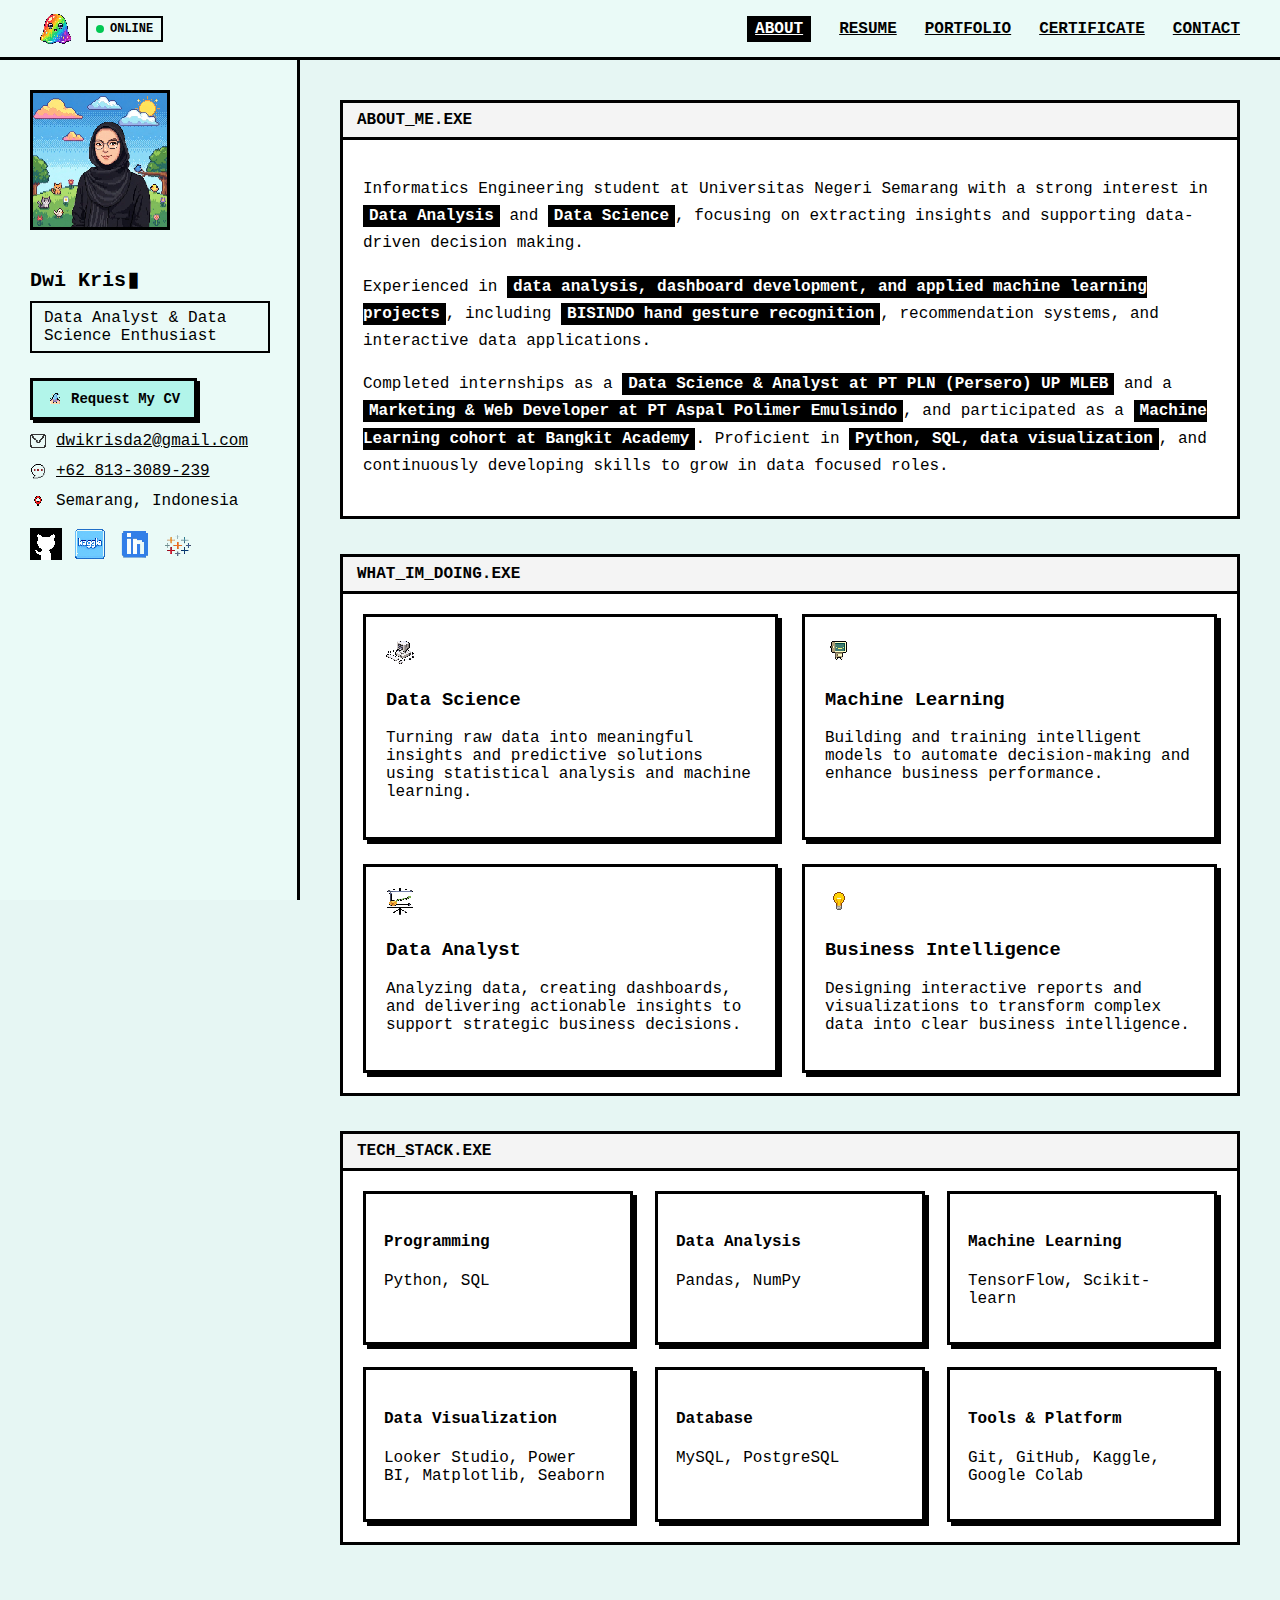
<file: index.html>
<!DOCTYPE html>
<html lang="en">
<head>
  <meta charset="UTF-8">
  <title>Dwi Krisdanarti | About</title>

  <!-- Cache busting for GitHub Pages -->
  <link rel="stylesheet" href="css/style.css?v=2">
</head>
<body>

  <!-- ================= NAVBAR ================= -->
  <nav class="top-nav">

    <!-- KIRI : ANIMASI -->
    <div class="nav-fun">
      <img src="assets/cat.png" alt="mascot" class="nav-mascot" />
      <div class="nav-status">
        <span class="dot-online"></span>
        <span class="status-text">ONLINE</span>
      </div>
    </div>

    <!-- KANAN : MENU -->
    <div class="nav-right">
      <a href="index.html" class="active">ABOUT</a>
      <a href="resume.html">RESUME</a>
      <a href="portfolio.html">PORTFOLIO</a>
      <a href="certificate.html">CERTIFICATE</a>
      <a href="contact.html">CONTACT</a>
    </div>

  </nav>

  <!-- ================= SIDEBAR ================= -->
  <aside class="sidebar fun-sidebar">
    <video
      class="avatar avatar-video"
      src="assets/avatar.mp4"
      autoplay
      loop
      muted
      playsinline
    ></video>

    <h2 class="typing-name">
      <span id="typing-text"></span><span class="cursor">▮</span>
    </h2>
    <span class="role">Data Analyst & Data Science Enthusiast</span>

    <!-- ================= DOWNLOAD CV ================= -->
    <a
      href="contact.html"
      class="cv-btn"
    >
      <img src="assets/icons/download.png" alt="Download CV" class="cv-icon">
      Request My CV
    </a>

    <div class="info">

      <p class="contact-item">
        <img src="assets/icons/email.png" alt="Email" class="pixel-icon">
        <a href="mailto:dwikrisda2@gmail.com" class="contact-link">
          dwikrisda2@gmail.com
        </a>
      </p>

      <p class="contact-item">
        <img src="assets/icons/wa.png" alt="WhatsApp" class="pixel-icon">
        <a href="https://wa.me/628133089239" target="_blank" class="contact-link">
          +62 813-3089-239
        </a>
      </p>

      <p class="contact-item">
        <img src="assets/icons/location.png" alt="Location" class="pixel-icon">
        <span>Semarang, Indonesia</span>
      </p>

    </div>
    <!-- ================= SOCIAL LINKS ================= -->
    <div class="social-links">
      <a href="https://github.com/risdaaaa" target="_blank" data-label="GitHub">
        <img src="assets/icons/github.jpg" class="social-icon">
      </a>

      <a href="https://www.kaggle.com/risdaaaa" target="_blank" data-label="Kaggle">
        <img src="assets/icons/kaggle.png" class="social-icon">
      </a>

      <a href="https://www.linkedin.com/in/dwi-krisdanarti/" target="_blank" data-label="LinkedIn">
        <img src="assets/icons/linkedin.png" class="social-icon">
      </a>

      <!-- Tableau Profile -->
      <a href="https://public.tableau.com/app/profile/dwi.krisdanarti/vizzes" target="_blank" data-label="Tableau">
        <img src="assets/icons/tableau.png" class="social-icon">
      </a>
    </div>

  </aside>

  <!-- ================= MAIN CONTENT ================= -->
  <main class="main">

    <!-- ABOUT ME -->
    <section class="window">
      <div class="title-bar">ABOUT_ME.EXE</div>

      <div class="about-content">
        <p>
          Informatics Engineering student at Universitas Negeri Semarang with a strong
          interest in <strong>Data Analysis</strong> and <strong>Data Science</strong>,
          focusing on extracting insights and supporting data-driven decision making.
        </p>

        <p>
          Experienced in <strong>data analysis, dashboard development, and applied
          machine learning projects</strong>, including <strong>BISINDO hand gesture
          recognition</strong>, recommendation systems, and interactive data
          applications.
        </p>

        <p>
          Completed internships as a <strong>Data Science & Analyst at PT PLN (Persero)
          UP MLEB</strong> and a <strong>Marketing & Web Developer at PT Aspal Polimer
          Emulsindo</strong>, and participated as a <strong>Machine Learning cohort at
          Bangkit Academy</strong>. Proficient in <strong>Python, SQL, data
          visualization</strong>, and continuously developing skills to grow in data
          focused roles.
        </p>
      </div>
    </section>

    <!-- WHAT I'M DOING -->
    <section class="window">
      <div class="title-bar">WHAT_IM_DOING.EXE</div>

      <div class="doing-grid">

        <div class="doing-card">
          <img src="assets/icons/data-science.png" class="doing-icon" alt="Data Science">
          <h3>Data Science</h3>
          <p>
            Turning raw data into meaningful insights and predictive
            solutions using statistical analysis and machine learning.
          </p>
        </div>

        <div class="doing-card">
          <img src="assets/icons/machine-learning.png" class="doing-icon" alt="Machine Learning">
          <h3>Machine Learning</h3>
          <p>
            Building and training intelligent models to automate
            decision-making and enhance business performance.
          </p>
        </div>

        <div class="doing-card">
          <img src="assets/icons/data-analyst.png" class="doing-icon" alt="Data Analyst">
          <h3>Data Analyst</h3>
          <p>
            Analyzing data, creating dashboards, and delivering actionable
            insights to support strategic business decisions.
          </p>
        </div>

        <div class="doing-card">
          <img src="assets/icons/business-intelligence.png" class="doing-icon" alt="Business Intelligence">
          <h3>Business Intelligence</h3>
          <p>
            Designing interactive reports and visualizations to transform
            complex data into clear business intelligence.
          </p>
        </div>

      </div>
    </section>

    <!-- TECH STACK -->
    <section class="window">
      <div class="title-bar">TECH_STACK.EXE</div>

      <div class="tech-grid">

        <div class="tech-card">
          <h4>Programming</h4>
          <p>Python, SQL</p>
        </div>

        <div class="tech-card">
          <h4>Data Analysis</h4>
          <p>Pandas, NumPy</p>
        </div>

        <div class="tech-card">
          <h4>Machine Learning</h4>
          <p>TensorFlow, Scikit-learn</p>
        </div>

        <div class="tech-card">
          <h4>Data Visualization</h4>
          <p>Looker Studio, Power BI, Matplotlib, Seaborn</p>
        </div>

        <div class="tech-card">
          <h4>Database</h4>
          <p>MySQL, PostgreSQL</p>
        </div>

        <div class="tech-card">
          <h4>Tools & Platform</h4>
          <p>Git, GitHub, Kaggle, Google Colab</p>
        </div>

      </div>
    </section>

  </main>
<script src="js/script.js"></script>
</body>
</html>
</file>
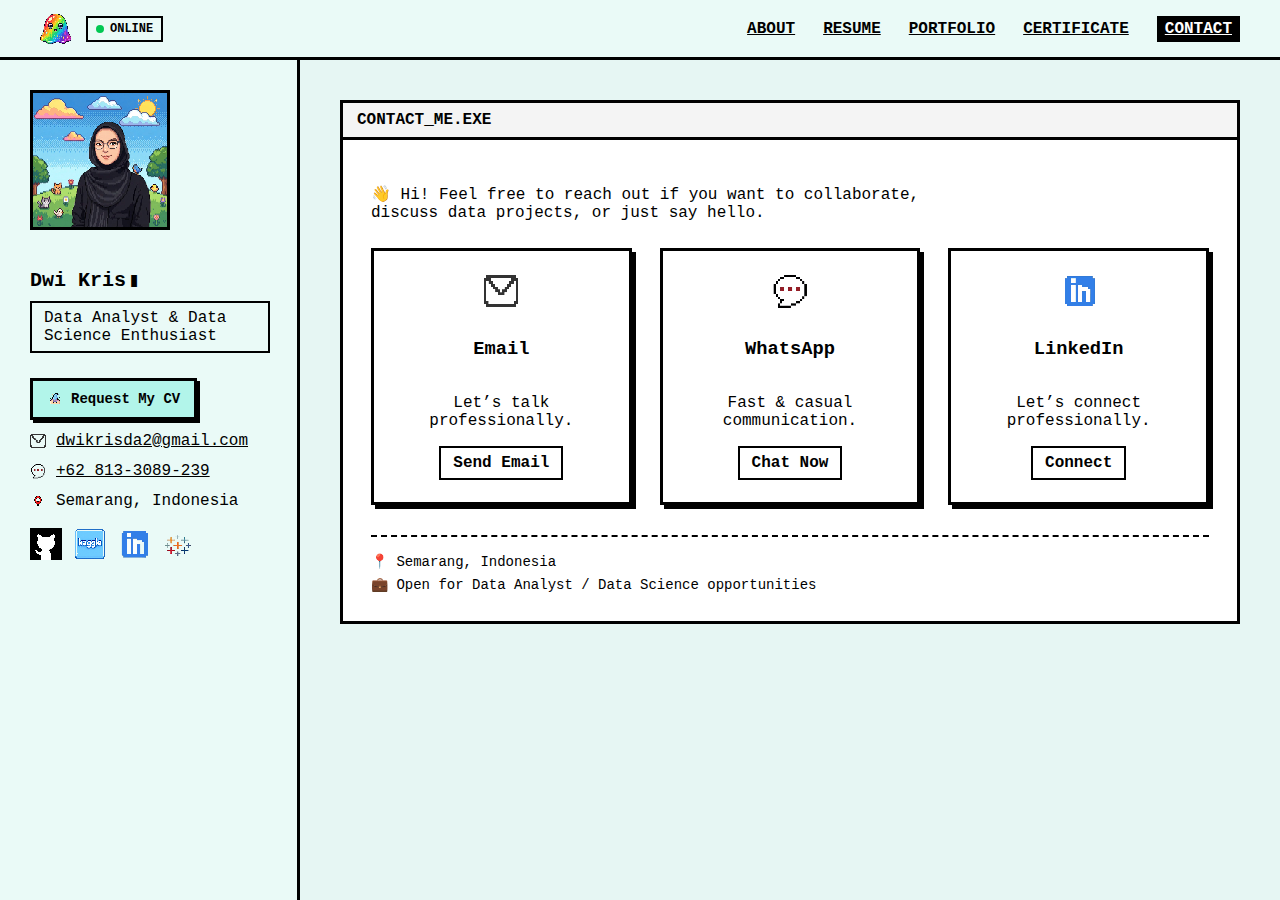
<file: contact.html>
<!DOCTYPE html>
<html lang="en">
<head>
  <meta charset="UTF-8">
  <title>Dwi Krisdanarti | About</title>

  <!-- Cache busting for GitHub Pages -->
  <link rel="stylesheet" href="css/style.css?v=2">
</head>
<body>

  <!-- ================= NAVBAR ================= -->
  <nav class="top-nav">

    <!-- KIRI : ANIMASI -->
    <div class="nav-fun">
      <img src="assets/cat.png" alt="mascot" class="nav-mascot" />
      <div class="nav-status">
        <span class="dot-online"></span>
        <span class="status-text">ONLINE</span>
      </div>
    </div>

    <!-- KANAN : MENU -->
    <div class="nav-right">
      <a href="index.html">ABOUT</a>
      <a href="resume.html">RESUME</a>
      <a href="portfolio.html">PORTFOLIO</a>
      <a href="certificate.html">CERTIFICATE</a>
      <a href="contact.html" class="active">CONTACT</a>
    </div>

  </nav>

  <!-- ================= SIDEBAR ================= -->
  <aside class="sidebar fun-sidebar">
    <video
      class="avatar avatar-video"
      src="assets/avatar.mp4"
      autoplay
      loop
      muted
      playsinline
    ></video>

    <h2 class="typing-name">
      <span id="typing-text"></span><span class="cursor">▮</span>
    </h2>
    <span class="role">Data Analyst & Data Science Enthusiast</span>
    <!-- ================= DOWNLOAD CV ================= -->
    <a
      href="contact.html"
      class="cv-btn"
    >
      <img src="assets/icons/download.png" alt="Download CV" class="cv-icon">
      Request My CV
    </a>

    <div class="info">

      <p class="contact-item">
        <img src="assets/icons/email.png" alt="Email" class="pixel-icon">
        <a href="mailto:dwikrisda2@gmail.com" class="contact-link">
          dwikrisda2@gmail.com
        </a>
      </p>

      <p class="contact-item">
        <img src="assets/icons/wa.png" alt="WhatsApp" class="pixel-icon">
        <a href="https://wa.me/628133089239" target="_blank" class="contact-link">
          +62 813-3089-239
        </a>
      </p>

      <p class="contact-item">
        <img src="assets/icons/location.png" alt="Location" class="pixel-icon">
        <span>Semarang, Indonesia</span>
      </p>

    </div>
    <!-- ================= SOCIAL LINKS ================= -->
    <div class="social-links">
      <a href="https://github.com/risdaaaa" target="_blank" data-label="GitHub">
        <img src="assets/icons/github.jpg" class="social-icon">
      </a>

      <a href="https://www.kaggle.com/risdaaaa" target="_blank" data-label="Kaggle">
        <img src="assets/icons/kaggle.png" class="social-icon">
      </a>

      <a href="https://www.linkedin.com/in/dwi-krisdanarti/" target="_blank" data-label="LinkedIn">
        <img src="assets/icons/linkedin.png" class="social-icon">
      </a>

      <!-- Tableau Profile -->
      <a href="https://public.tableau.com/app/profile/dwi.krisdanarti/vizzes" target="_blank" data-label="Tableau">
        <img src="assets/icons/tableau.png" class="social-icon">
      </a>
    </div>

  </aside>

  <!-- ================= MAIN CONTENT ================= -->
  <main class="main">
    <!-- ================= CONTACT ================= -->
    <section class="window">
      <div class="title-bar">CONTACT_ME.EXE</div>

      <div class="contact-wrapper">

        <p class="contact-intro">
          👋 Hi! Feel free to reach out if you want to collaborate,
          discuss data projects, or just say hello.
        </p>

        <div class="contact-cards">

          <!-- Email -->
          <div class="contact-card">
            <img src="assets/icons/email.png" alt="Email" class="contact-big-icon">
            <h3>Email</h3>
            <p>Let’s talk professionally.</p>
            <a href="mailto:dwikrisda2@gmail.com" class="contact-btn">
              Send Email
            </a>
          </div>

          <!-- WhatsApp -->
          <div class="contact-card">
            <img src="assets/icons/wa.png" alt="WhatsApp" class="contact-big-icon">
            <h3>WhatsApp</h3>
            <p>Fast & casual communication.</p>
            <a href="https://wa.me/6281313089239" target="_blank" class="contact-btn">
              Chat Now
            </a>
          </div>

          <!-- LinkedIn -->
          <div class="contact-card">
            <img src="assets/icons/linkedin.png" alt="LinkedIn" class="contact-big-icon">
            <h3>LinkedIn</h3>
            <p>Let’s connect professionally.</p>
            <a href="https://www.linkedin.com/in/dwi-krisdanarti/" target="_blank" class="contact-btn">
              Connect
            </a>
          </div>

        </div>

        <div class="contact-footer">
          <span>📍 Semarang, Indonesia</span>
          <span>💼 Open for Data Analyst / Data Science opportunities</span>
        </div>

      </div>
    </section>

  </main>

<script src="js/script.js"></script>
</body>
</html>
</file>
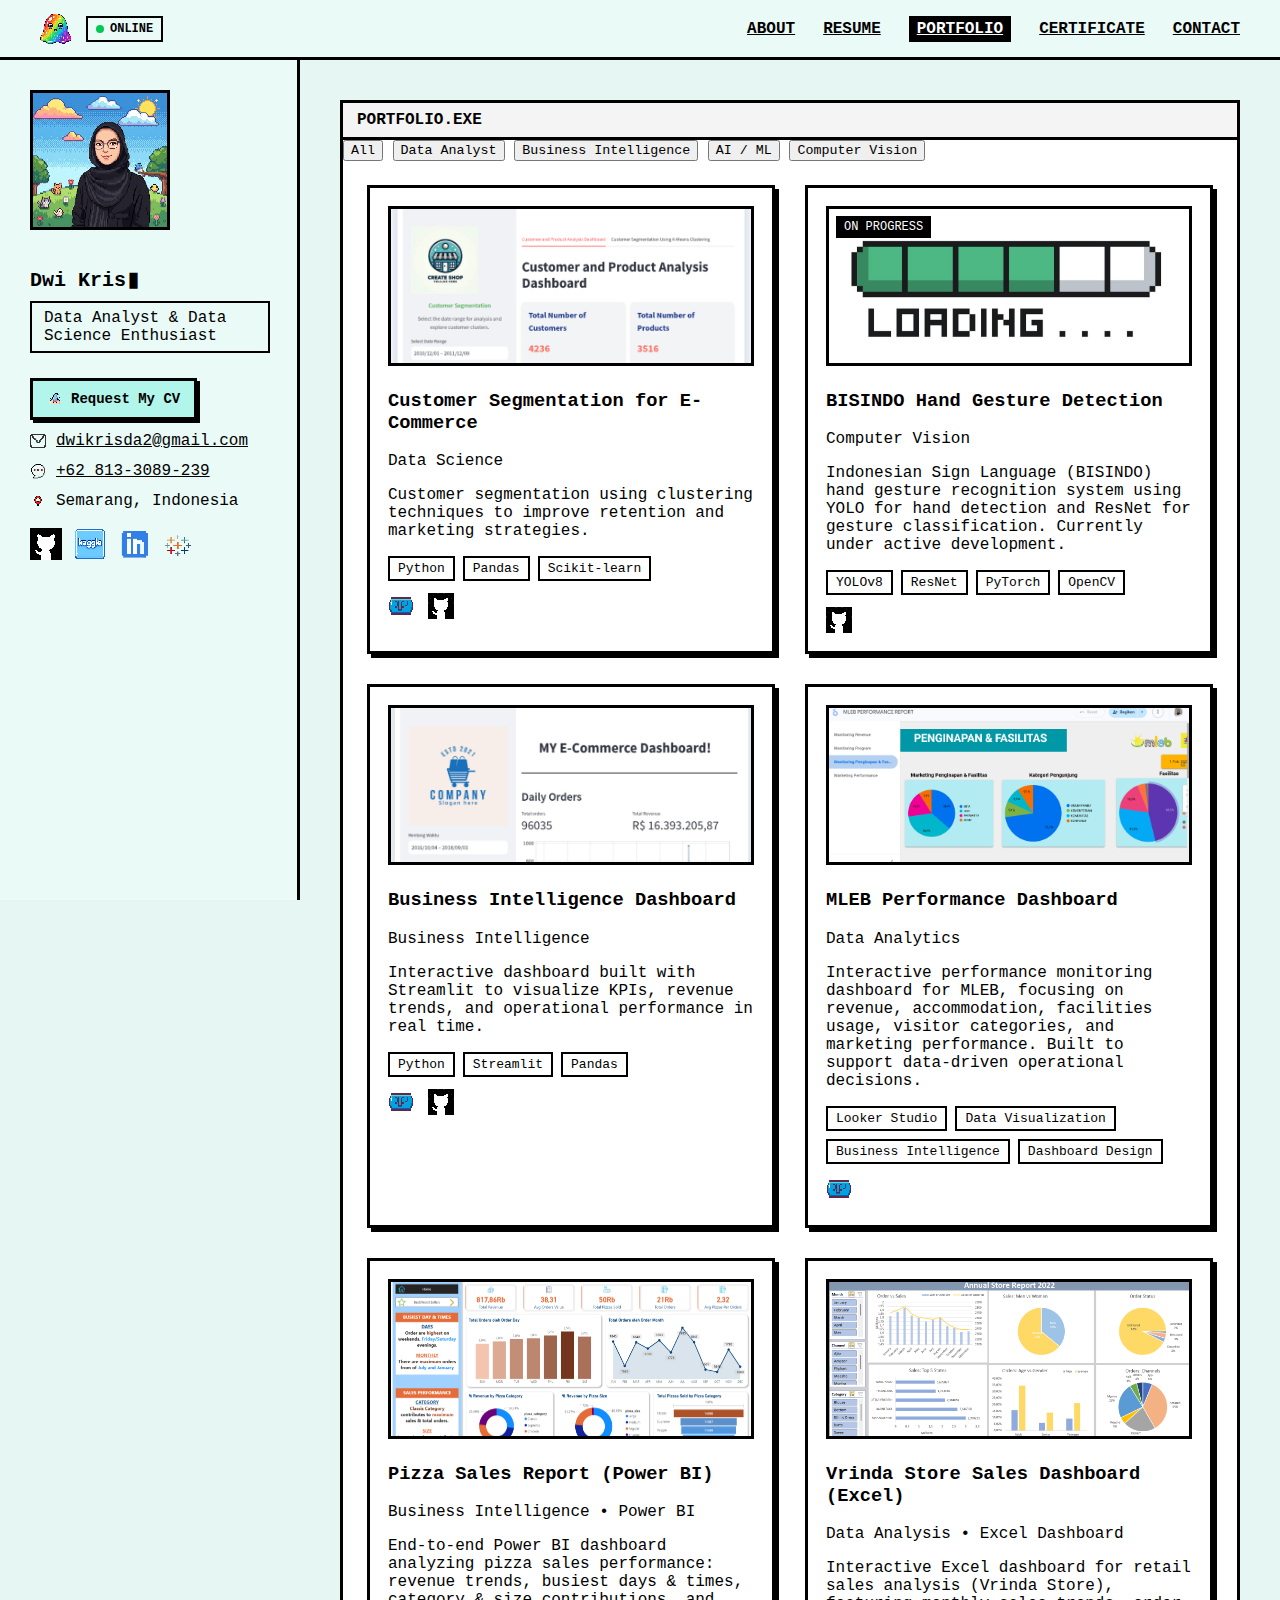
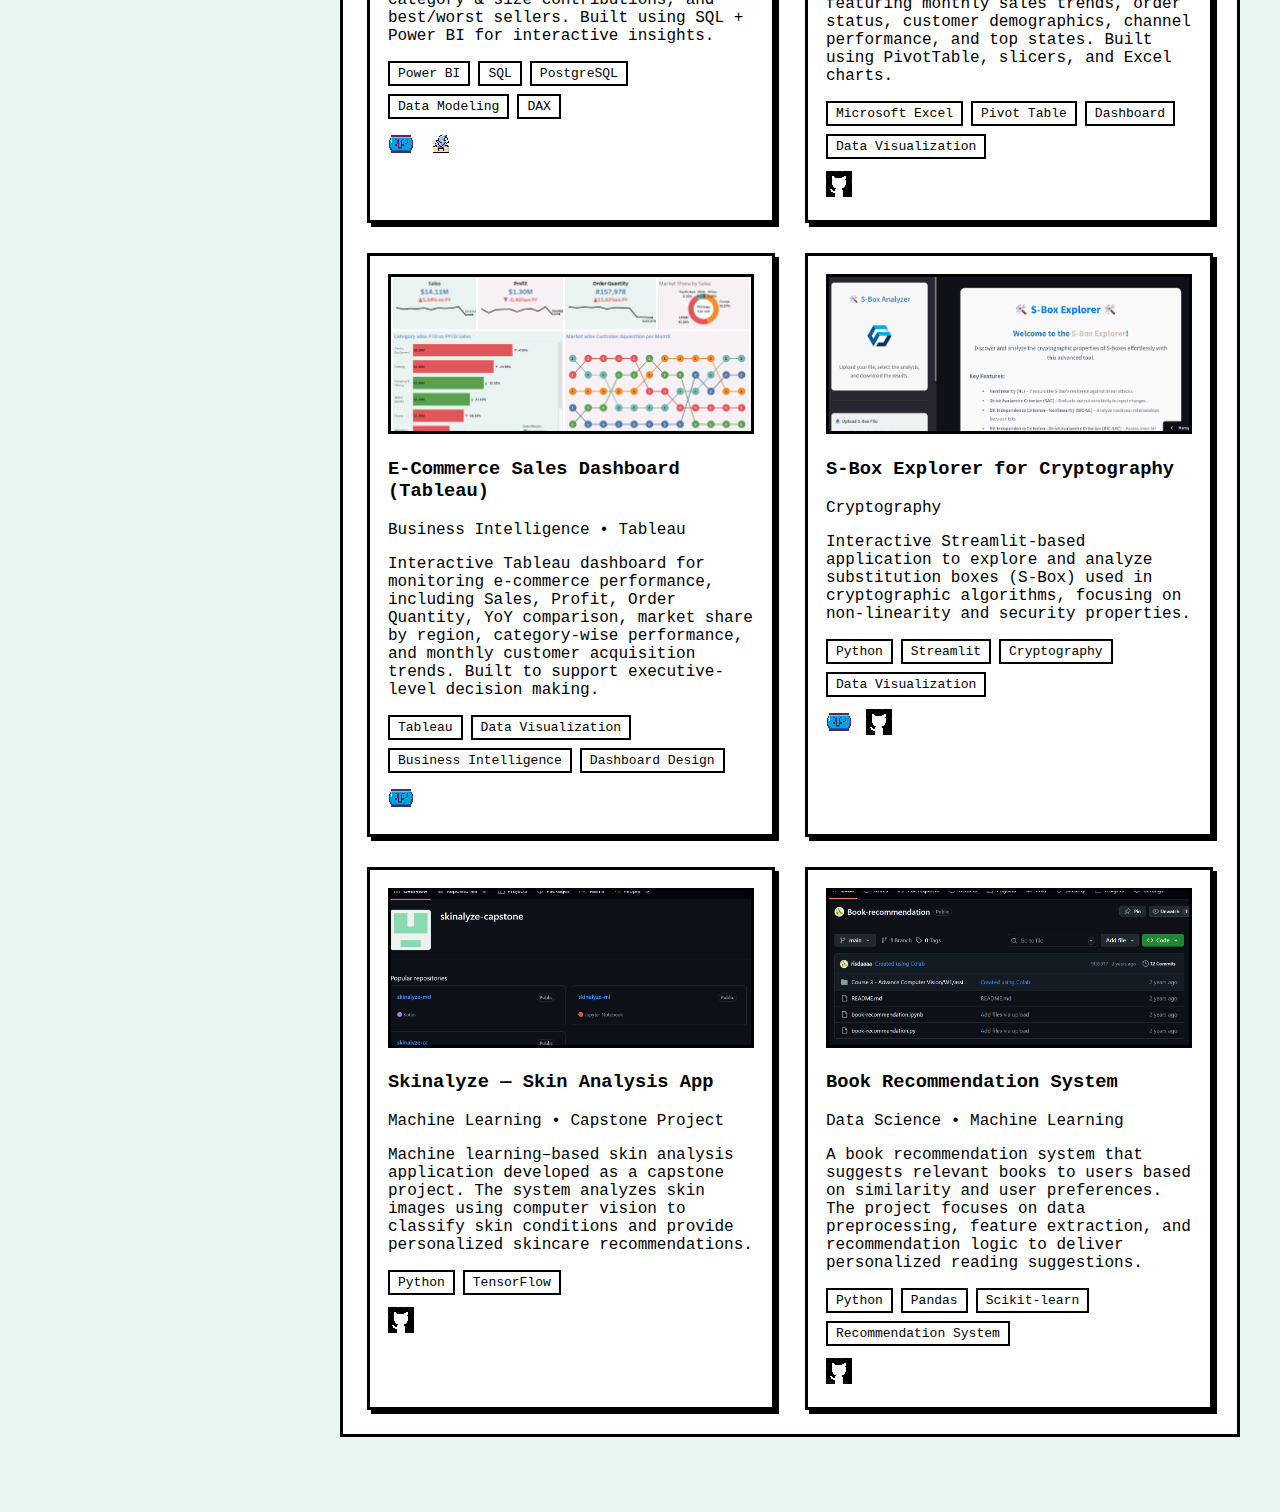
<file: portfolio.html>
<!DOCTYPE html>
<html lang="en">
<head>
  <meta charset="UTF-8">
  <title>Dwi Krisdanarti | Resume</title>
  <link rel="stylesheet" href="css/style.css?v=2">
</head>
<body>

<!-- ================= NAVBAR ================= -->
  <nav class="top-nav">

    <!-- KIRI : ANIMASI -->
    <div class="nav-fun">
      <img src="assets/cat.png" alt="mascot" class="nav-mascot" />
      <div class="nav-status">
        <span class="dot-online"></span>
        <span class="status-text">ONLINE</span>
      </div>
    </div>

    <!-- KANAN : MENU -->
    <div class="nav-right">
      <a href="index.html">ABOUT</a>
      <a href="resume.html">RESUME</a>
      <a href="portfolio.html"class="active">PORTFOLIO</a>
      <a href="certificate.html">CERTIFICATE</a>
      <a href="contact.html">CONTACT</a>
    </div>

  </nav>

  <!-- ================= SIDEBAR ================= -->
  <aside class="sidebar fun-sidebar">
    <video
      class="avatar avatar-video"
      src="assets/avatar.mp4"
      autoplay
      loop
      muted
      playsinline
    ></video>

    <h2 class="typing-name">
      <span id="typing-text"></span><span class="cursor">▮</span>
    </h2>
    <span class="role">Data Analyst & Data Science Enthusiast</span>
    <!-- ================= DOWNLOAD CV ================= -->
    <a
      href="contact.html"
      class="cv-btn"
    >
      <img src="assets/icons/download.png" alt="Download CV" class="cv-icon">
      Request My CV
    </a>

    <div class="info">

      <p class="contact-item">
        <img src="assets/icons/email.png" alt="Email" class="pixel-icon">
        <a href="mailto:dwikrisda2@gmail.com" class="contact-link">
          dwikrisda2@gmail.com
        </a>
      </p>

      <p class="contact-item">
        <img src="assets/icons/wa.png" alt="WhatsApp" class="pixel-icon">
        <a href="https://wa.me/628133089239" target="_blank" class="contact-link">
          +62 813-3089-239
        </a>
      </p>

      <p class="contact-item">
        <img src="assets/icons/location.png" alt="Location" class="pixel-icon">
        <span>Semarang, Indonesia</span>
      </p>

    </div>
    <!-- ================= SOCIAL LINKS ================= -->
   <div class="social-links">
      <a href="https://github.com/risdaaaa" target="_blank" data-label="GitHub">
        <img src="assets/icons/github.jpg" class="social-icon">
      </a>

      <a href="https://www.kaggle.com/risdaaaa" target="_blank" data-label="Kaggle">
        <img src="assets/icons/kaggle.png" class="social-icon">
      </a>

      <a href="https://www.linkedin.com/in/dwi-krisdanarti/" target="_blank" data-label="LinkedIn">
        <img src="assets/icons/linkedin.png" class="social-icon">
      </a>

      <!-- Tableau Profile -->
      <a href="https://public.tableau.com/app/profile/dwi.krisdanarti/vizzes" target="_blank" data-label="Tableau">
        <img src="assets/icons/tableau.png" class="social-icon">
      </a>
    </div>

  </aside>

<!-- ================= MAIN ================= -->
<main class="main">
  <!-- ================= PORTFOLIO ================= -->
<section class="window">
  <div class="title-bar">PORTFOLIO.EXE</div>

<!-- ================= FILTER ================= -->
  <div class="portfolio-filter">
    <button class="filter-btn active" data-filter="all">All</button>
    <button class="filter-btn" data-filter="data-analyst">Data Analyst</button>
    <button class="filter-btn" data-filter="bi">Business Intelligence</button>
    <button class="filter-btn" data-filter="ai">AI / ML</button>
    <button class="filter-btn" data-filter="cv">Computer Vision</button>
  </div>

  <div class="portfolio-grid">

    <!-- Project 1 -->
    <div class="portfolio-card" data-category="ai data-analyst">
      <a href="https://customer-segmentation-risdasproject.streamlit.app/"
        target="_blank"
        class="project-image-link">

        <img src="assets/projects/project1.png"
            alt="Customer Segmentation"
            class="project-img">
      </a>

      <h3>Customer Segmentation for E-Commerce</h3>
      <span class="project-tag">Data Science</span>

      <p>
        Customer segmentation using clustering techniques to improve
        retention and marketing strategies.
      </p>

      <div class="tech-used">
        <span>Python</span>
        <span>Pandas</span>
        <span>Scikit-learn</span>
      </div>

      <div class="project-links">
        <a href="https://customer-segmentation-risdasproject.streamlit.app/" target="_blank">
          <img src="assets/icons/play.png" alt="Live Demo" class="social-icon live-icon">
        </a>
        <a href="https://github.com/risdaaaa/customer-segmentation?tab=readme-ov-filea" target="_blank">
          <img src="assets/icons/github.jpg" alt="GitHub">
        </a>
      </div>
    </div>

    <!-- Project 2 -->
    <div class="portfolio-card" data-category="cv ai">

      <div class="project-image-link">
        <img src="assets/loading.jpg"
            alt="BISINDO Hand Gesture Detection"
            class="project-img">
        
        <span class="progress-badge">ON PROGRESS</span>
      </div>

      <h3>BISINDO Hand Gesture Detection</h3>
      <span class="project-tag">Computer Vision</span>

      <p>
        Indonesian Sign Language (BISINDO) hand gesture recognition system
        using YOLO for hand detection and ResNet for gesture classification.
        Currently under active development.
      </p>

      <div class="tech-used">
        <span>YOLOv8</span>
        <span>ResNet</span>
        <span>PyTorch</span>
        <span>OpenCV</span>
      </div>

      <div class="project-links">
        <img src="assets/icons/github.jpg" alt="GitHub (Coming Soon)">
      </div>

    </div>

    <!-- Project 3 -->
    <div class="portfolio-card" data-category="bi data-analyst">
      <a href="https://dashboard-risdew.streamlit.app/"
        target="_blank"
        class="project-image-link">

        <img src="assets/projects/project3.png"
            alt="Business Intelligence Dashboard"
            class="project-img">
      </a>

      <h3>Business Intelligence Dashboard</h3>
      <span class="project-tag">Business Intelligence</span>

      <p>
        Interactive dashboard built with Streamlit to visualize KPIs,
        revenue trends, and operational performance in real time.
      </p>

      <div class="tech-used">
        <span>Python</span>
        <span>Streamlit</span>
        <span>Pandas</span>
      </div>

      <div class="project-links">
        <a href="https://dashboard-risdew.streamlit.app/" target="_blank">
          <img src="assets/icons/play.png" alt="Live Demo" class="social-icon live-icon">
        </a>
        <a href="https://github.com/risdaaaa/E-Commerce" target="_blank">
          <img src="assets/icons/github.jpg" alt="GitHub">
        </a>
      </div>
    </div>

    <!-- Project 4 -->
    <div class="portfolio-card" data-category="bi data-analyst">

      <a href="https://lookerstudio.google.com/reporting/275fdb7c-e07f-4ff2-aea8-a5aa59ff1e6b/page/ZApDF"
        target="_blank"
        class="project-image-link">

        <img src="assets/projects/project7.png"
            alt="MLEB Performance Dashboard"
            class="project-img">
      </a>

      <h3>MLEB Performance Dashboard</h3>
      <span class="project-tag">Data Analytics</span>

      <p>
        Interactive performance monitoring dashboard for MLEB,
        focusing on revenue, accommodation, facilities usage,
        visitor categories, and marketing performance.
        Built to support data-driven operational decisions.
      </p>

      <div class="tech-used">
        <span>Looker Studio</span>
        <span>Data Visualization</span>
        <span>Business Intelligence</span>
        <span>Dashboard Design</span>
      </div>

      <div class="project-links">
        <a href="https://lookerstudio.google.com/reporting/275fdb7c-e07f-4ff2-aea8-a5aa59ff1e6b/page/ZApDF"
          target="_blank">
          <img src="assets/icons/play.png"
              alt="Live Dashboard"
              class="live-icon">
        </a>
      </div>

    </div>

    <!-- Project: Pizza Sales Report (Power BI) -->
    <div class="portfolio-card" data-category="bi data-analyst">
      <!-- View Online (Power BI Service) -->
      <a href="https://app.powerbi.com/groups/me/reports/9dd586ed-266a-46d8-995b-46f8254484be?ctid=29e5ea20-daaa-4291-a2ae-874e63c1f292"
        target="_blank"
        class="project-image-link">

        <img src="assets/projects/Pizza Sales Report.png"
            alt="Pizza Sales Report - Power BI"
            class="project-img">
      </a>

      <h3>Pizza Sales Report (Power BI)</h3>
      <span class="project-tag">Business Intelligence • Power BI</span>

      <p>
        End-to-end Power BI dashboard analyzing pizza sales performance:
        revenue trends, busiest days & times, category & size contributions,
        and best/worst sellers. Built using SQL + Power BI for interactive insights.
      </p>

      <div class="tech-used">
        <span>Power BI</span>
        <span>SQL</span>
        <span>PostgreSQL</span>
        <span>Data Modeling</span>
        <span>DAX</span>
      </div>

      <div class="project-links">
        <!-- View Online -->
        <a href="https://app.powerbi.com/groups/me/reports/9dd586ed-266a-46d8-995b-46f8254484be?ctid=29e5ea20-daaa-4291-a2ae-874e63c1f292"
          target="_blank">
          <img src="assets/icons/play.png" alt="View Dashboard" class="live-icon">
        </a>

        <!-- Download PBIX (Fallback) -->
        <a href="assets/projects/Pizza Sales Report.pbix" download>
          <img src="assets/icons/download.png" alt="Download PBIX" class="live-icon">
        </a>
      </div>
    </div>

    <!-- Project: Vrinda Store Data Analysis (Excel) -->
    <div class="portfolio-card" data-category="data-analyst bi">
      <a href="https://github.com/risdaaaa/risdaaaa.github.io/blob/main/Vrinda%20Store%20Data%20Analysis/Vrinda%20Store%20Data%20Analysis.xlsx"
        target="_blank"
        class="project-image-link">

        <img src="assets/projects/Vrinda Store Data Analysis.png"
            alt="Vrinda Store Data Analysis Dashboard"
            class="project-img">
      </a>

      <h3>Vrinda Store Sales Dashboard (Excel)</h3>
      <span class="project-tag">Data Analysis • Excel Dashboard</span>

      <p>
        Interactive Excel dashboard for retail sales analysis (Vrinda Store),
        featuring monthly sales trends, order status, customer demographics,
        channel performance, and top states. Built using PivotTable,
        slicers, and Excel charts.
      </p>

      <div class="tech-used">
        <span>Microsoft Excel</span>
        <span>Pivot Table</span>
        <span>Dashboard</span>
        <span>Data Visualization</span>
      </div>

      <div class="project-links">
        <a href="https://github.com/risdaaaa/risdaaaa.github.io/blob/main/Vrinda%20Store%20Data%20Analysis/Vrinda%20Store%20Data%20Analysis.xlsx"
          target="_blank">
          <img src="assets/icons/github.jpg" alt="Download Excel">
        </a>
      </div>
    </div>

    <!-- Project: E-Commerce Sales Dashboard (Tableau) -->
    <div class="portfolio-card" data-category="bi data-analyst>
      <a href="https://public.tableau.com/views/ECOMMERCESALESDASHBOARD_17337699881020/Dashboard1?:language=en-US&:display_count=n&:origin=viz_share_link"
        target="_blank"
        class="project-image-link">

        <img src="assets/projects/ecommerce-sales-dashboard-tableau.png"
            alt="E-Commerce Sales Dashboard - Tableau"
            class="project-img">
      </a>

      <h3>E-Commerce Sales Dashboard (Tableau)</h3>
      <span class="project-tag">Business Intelligence • Tableau</span>

      <p>
        Interactive Tableau dashboard for monitoring e-commerce performance,
        including Sales, Profit, Order Quantity, YoY comparison, market share by region,
        category-wise performance, and monthly customer acquisition trends.
        Built to support executive-level decision making.
      </p>

      <div class="tech-used">
        <span>Tableau</span>
        <span>Data Visualization</span>
        <span>Business Intelligence</span>
        <span>Dashboard Design</span>
      </div>

      <div class="project-links">
        <a href="https://public.tableau.com/views/ECOMMERCESALESDASHBOARD_17337699881020/Dashboard1?:language=en-US&:display_count=n&:origin=viz_share_link"
          target="_blank">
          <img src="assets/icons/play.png" alt="View Dashboard" class="live-icon">
        </a>
      </div>
    </div>

    <!-- Project 4 -->
    <div class="portfolio-card" data-category="ai">
      <a href="https://s-box-explorer-kriptografi.streamlit.app/"
        target="_blank"
        class="project-image-link">

        <img src="assets/projects/project4.png"
            alt="S-Box Explorer Cryptography"
            class="project-img">
      </a>

      <h3>S-Box Explorer for Cryptography</h3>
      <span class="project-tag">Cryptography</span>

      <p>
        Interactive Streamlit-based application to explore and analyze
        substitution boxes (S-Box) used in cryptographic algorithms,
        focusing on non-linearity and security properties.
      </p>

      <div class="tech-used">
        <span>Python</span>
        <span>Streamlit</span>
        <span>Cryptography</span>
        <span>Data Visualization</span>
      </div>

      <div class="project-links">
        <a href="https://s-box-explorer-kriptografi.streamlit.app/" target="_blank">
          <img src="assets/icons/play.png" alt="Live Demo" class="social-icon live-icon">
        </a>
        <a href="https://github.com/risdaaaa" target="_blank">
          <img src="assets/icons/github.jpg" alt="GitHub">
        </a>
      </div>
    </div>

    <!-- Project 5 -->
    <div class="portfolio-card" data-category="ai cv">
      <a href="https://github.com/skinalyze-capstone"
        target="_blank"
        class="project-image-link">

        <img src="assets/projects/project5.png"
            alt="Skinalyze Capstone Project"
            class="project-img">
      </a>

      <h3>Skinalyze — Skin Analysis App</h3>
      <span class="project-tag">Machine Learning • Capstone Project</span>

      <p>
        Machine learning–based skin analysis application developed as a
        capstone project. The system analyzes skin images using computer
        vision to classify skin conditions and provide personalized
        skincare recommendations.
      </p>

      <div class="tech-used">
        <span>Python</span>
        <span>TensorFlow</span>
      </div>

      <div class="project-links">
        <!-- Repo (main link) -->
        <a href="https://github.com/skinalyze-capstone" target="_blank">
          <img src="assets/icons/github.jpg" alt="GitHub">
        </a>
      </div>
    </div>

    <!-- Project 6 -->
    <div class="portfolio-card" data-category="ai data-analyst">
      <a href="https://github.com/risdaaaa/Book-recommendation"
        target="_blank"
        class="project-image-link">

        <img src="assets/projects/project6.png"
            alt="Book Recommendation System"
            class="project-img">
      </a>

      <h3>Book Recommendation System</h3>
      <span class="project-tag">Data Science • Machine Learning</span>

      <p>
        A book recommendation system that suggests relevant books to users
        based on similarity and user preferences. The project focuses on
        data preprocessing, feature extraction, and recommendation logic
        to deliver personalized reading suggestions.
      </p>

      <div class="tech-used">
        <span>Python</span>
        <span>Pandas</span>
        <span>Scikit-learn</span>
        <span>Recommendation System</span>
      </div>

      <div class="project-links">
        <a href="https://github.com/risdaaaa/Book-recommendation" target="_blank">
          <img src="assets/icons/github.jpg" alt="GitHub">
        </a>
      </div>
    </div>

  </div>
</section>


</main>
<script src="js/script.js"></script>
</body>
</html>
</file>
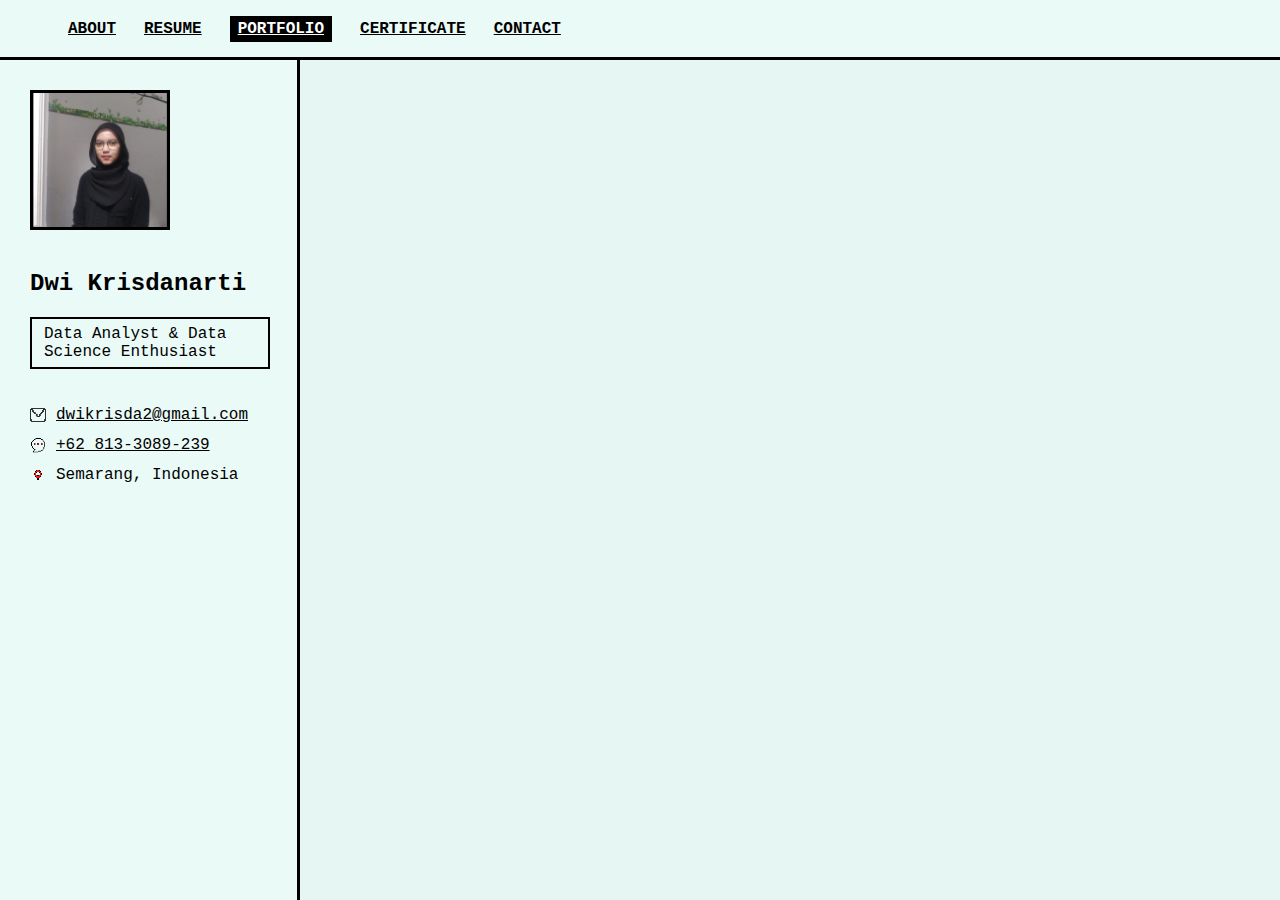
<file: portofolio.html>
<!DOCTYPE html>
<html lang="en">
<head>
  <meta charset="UTF-8">
  <title>Dwi Krisdanarti | Resume</title>
  <link rel="stylesheet" href="css/style.css?v=2">
</head>
<body>

<!-- ================= NAVBAR ================= -->
<nav class="top-nav">
  <div class="nav-right">
    <a href="index.html">ABOUT</a>
    <a href="resume.html">RESUME</a>
    <a href="portfolio.html"class="active">PORTFOLIO</a>
    <a href="certificate.html">CERTIFICATE</a>
    <a href="contact.html">CONTACT</a>
  </div>
</nav>

<!-- ================= SIDEBAR ================= -->
<aside class="sidebar">
  <img src="assets/avatar.jpg" alt="Avatar" class="avatar">

  <h2>Dwi Krisdanarti</h2>
  <span class="role">Data Analyst & Data Science Enthusiast</span>

  <div class="info">
    <p class="contact-item">
      <img src="assets/icons/email.png" class="pixel-icon">
      <a href="mailto:dwikrisda2@gmail.com" class="contact-link">
        dwikrisda2@gmail.com
      </a>
    </p>

    <p class="contact-item">
      <img src="assets/icons/wa.png" class="pixel-icon">
      <a href="https://wa.me/628133089239" target="_blank" class="contact-link">
        +62 813-3089-239
      </a>
    </p>

    <p class="contact-item">
      <img src="assets/icons/location.png" class="pixel-icon">
      <span>Semarang, Indonesia</span>
    </p>
  </div>
</aside>

<!-- ================= MAIN ================= -->
<main class="main">

</main>

</body>
</html>
</file>
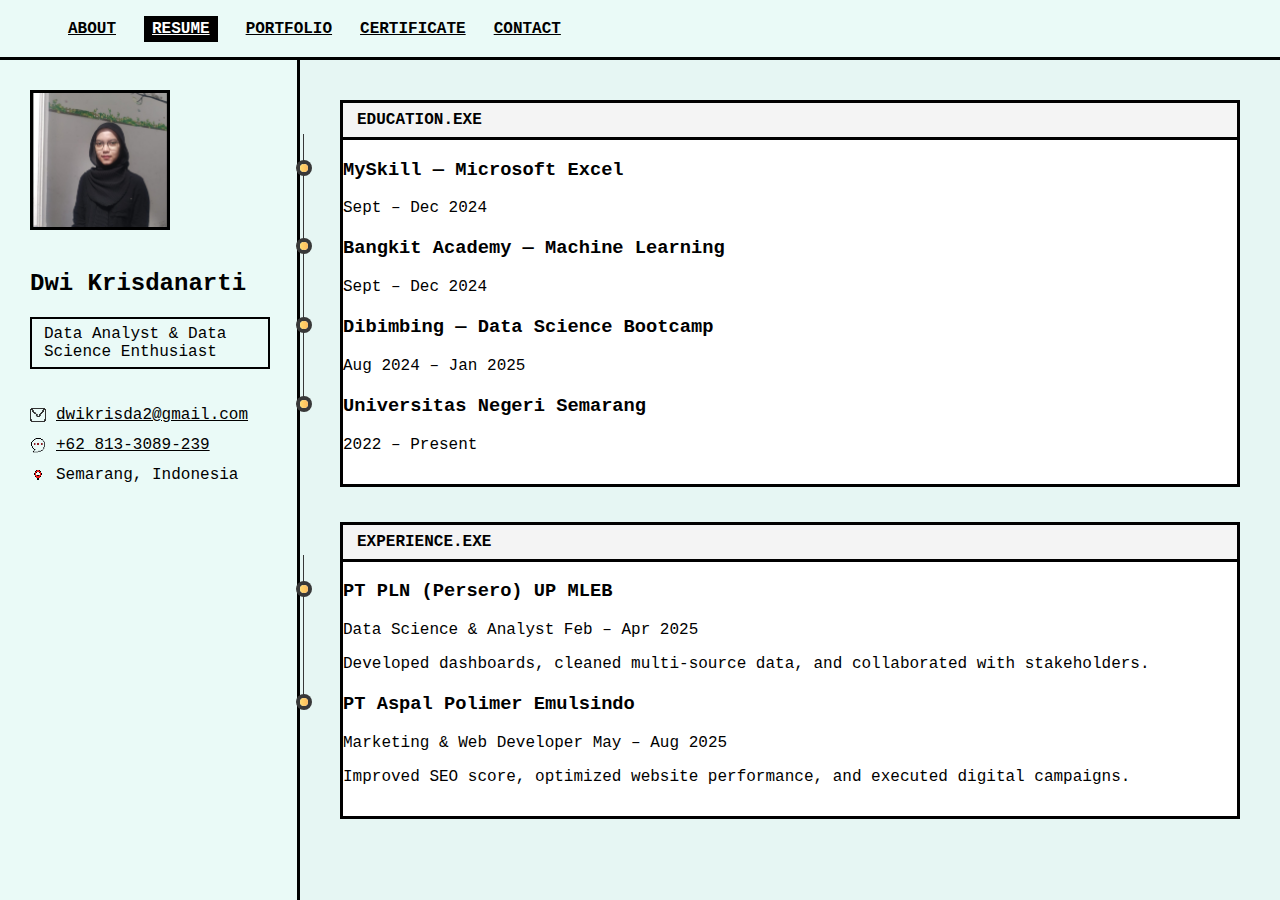
<file: resume.html>
<!DOCTYPE html>
<html lang="en">
<head>
  <meta charset="UTF-8">
  <title>Dwi Krisdanarti | Resume</title>
  <link rel="stylesheet" href="css/style.css?v=2">
</head>
<body>

<!-- ================= NAVBAR ================= -->
<nav class="top-nav">
  <div class="nav-right">
    <a href="index.html">ABOUT</a>
    <a href="resume.html" class="active">RESUME</a>
    <a href="portfolio.html">PORTFOLIO</a>
    <a href="certificate.html">CERTIFICATE</a>
    <a href="contact.html">CONTACT</a>
  </div>
</nav>

<!-- ================= SIDEBAR ================= -->
<aside class="sidebar">
  <img src="assets/avatar.jpg" alt="Avatar" class="avatar">

  <h2>Dwi Krisdanarti</h2>
  <span class="role">Data Analyst & Data Science Enthusiast</span>

  <div class="info">
    <p class="contact-item">
      <img src="assets/icons/email.png" class="pixel-icon">
      <a href="mailto:dwikrisda2@gmail.com" class="contact-link">
        dwikrisda2@gmail.com
      </a>
    </p>

    <p class="contact-item">
      <img src="assets/icons/wa.png" class="pixel-icon">
      <a href="https://wa.me/628133089239" target="_blank" class="contact-link">
        +62 813-3089-239
      </a>
    </p>

    <p class="contact-item">
      <img src="assets/icons/location.png" class="pixel-icon">
      <span>Semarang, Indonesia</span>
    </p>
  </div>
</aside>

<!-- ================= MAIN ================= -->
<main class="main">

  <!-- EDUCATION -->
  <section class="window">
    <div class="title-bar">EDUCATION.EXE</div>
    <div class="timeline">

      <div class="timeline-item">
        <span class="dot"></span>
        <div class="timeline-content">
          <h3>MySkill — Microsoft Excel</h3>
          <span class="time">Sept – Dec 2024</span>
        </div>
      </div>

      <div class="timeline-item">
        <span class="dot"></span>
        <div class="timeline-content">
          <h3>Bangkit Academy — Machine Learning</h3>
          <span class="time">Sept – Dec 2024</span>
        </div>
      </div>

      <div class="timeline-item">
        <span class="dot"></span>
        <div class="timeline-content">
          <h3>Dibimbing — Data Science Bootcamp</h3>
          <span class="time">Aug 2024 – Jan 2025</span>
        </div>
      </div>

      <div class="timeline-item">
        <span class="dot"></span>
        <div class="timeline-content">
          <h3>Universitas Negeri Semarang</h3>
          <span class="time">2022 – Present</span>
        </div>
      </div>

    </div>
  </section>

  <!-- EXPERIENCE -->
  <section class="window">
    <div class="title-bar">EXPERIENCE.EXE</div>
    <div class="timeline">

      <div class="timeline-item">
        <span class="dot"></span>
        <div class="timeline-content">
          <h3>PT PLN (Persero) UP MLEB</h3>
          <span class="role-exp">Data Science & Analyst</span>
          <span class="time">Feb – Apr 2025</span>
          <p>Developed dashboards, cleaned multi-source data, and collaborated with stakeholders.</p>
        </div>
      </div>

      <div class="timeline-item">
        <span class="dot"></span>
        <div class="timeline-content">
          <h3>PT Aspal Polimer Emulsindo</h3>
          <span class="role-exp">Marketing & Web Developer</span>
          <span class="time">May – Aug 2025</span>
          <p>Improved SEO score, optimized website performance, and executed digital campaigns.</p>
        </div>
      </div>

    </div>
  </section>

</main>

</body>
</html>
</file>
<file: css/style.css>
/* =====================================================
   RESET & BASE
===================================================== */
* {
  box-sizing: border-box;
  font-family: "Courier New", monospace;
}

html, body {
  margin: 0;
  padding: 0;
}

body {
  background: #e6f6f3;
  color: #000;
}

:root {

  /**
   * colors
   */

  /* gradient */

  --bg-gradient-onyx: linear-gradient(
    to bottom right, 
    hsl(240, 1%, 25%) 3%, 
    hsl(0, 0%, 19%) 97%
  );
  --bg-gradient-jet: linear-gradient(
    to bottom right, 
    hsla(240, 1%, 18%, 0.251) 0%, 
    hsla(240, 2%, 11%, 0) 100%
  ), hsl(240, 2%, 13%);
  --bg-gradient-yellow-1: linear-gradient(
    to bottom right, 
    hsl(45, 100%, 71%) 0%, 
    hsla(36, 100%, 69%, 0) 50%
  );
  --bg-gradient-yellow-2: linear-gradient(
    135deg, 
    hsla(45, 100%, 71%, 0.251) 0%, 
    hsla(35, 100%, 68%, 0) 59.86%
  ), hsl(240, 2%, 13%);
  --border-gradient-onyx: linear-gradient(
    to bottom right, 
    hsl(0, 0%, 25%) 0%, 
    hsla(0, 0%, 25%, 0) 50%
  );
  --text-gradient-yellow: linear-gradient(
    to right, 
    hsl(45, 100%, 72%), 
    hsl(35, 100%, 68%)
  );

  /* solid */

  --jet: hsl(0, 0%, 22%);
  --onyx: hsl(240, 1%, 17%);
  --eerie-black-1: hsl(240, 2%, 13%);
  --eerie-black-2: hsl(240, 2%, 12%);
  --smoky-black: hsl(0, 0%, 7%);
  --white-1: hsl(0, 0%, 100%);
  --white-2: hsl(0, 0%, 98%);
  --orange-yellow-crayola: hsl(45, 100%, 72%);
  --vegas-gold: hsl(45, 54%, 58%);
  --light-gray: hsl(0, 0%, 84%);
  --light-gray-70: hsla(0, 0%, 84%, 0.7);
  --bittersweet-shimmer: hsl(0, 43%, 51%);

  /**
   * typography
   */

  /* font-family */
  --ff-poppins: 'Poppins', sans-serif;

  /* font-size */
  --fs-1: 24px;
  --fs-2: 18px;
  --fs-3: 17px;
  --fs-4: 16px;
  --fs-5: 15px;
  --fs-6: 14px;
  --fs-7: 13px;
  --fs-8: 11px;

  /* font-weight */
  --fw-300: 300;
  --fw-400: 400;
  --fw-500: 500;
  --fw-600: 600;

  /**
   * shadow
   */
  
  --shadow-1: -4px 8px 24px hsla(0, 0%, 0%, 0.25);
  --shadow-2: 0 16px 30px hsla(0, 0%, 0%, 0.25);
  --shadow-3: 0 16px 40px hsla(0, 0%, 0%, 0.25);
  --shadow-4: 0 25px 50px hsla(0, 0%, 0%, 0.15);
  --shadow-5: 0 24px 80px hsla(0, 0%, 0%, 0.25);

  /**
   * transition
   */

  --transition-1: 0.25s ease;
  --transition-2: 0.5s ease-in-out;

}

ion-icon { display: block;}


/* ================= NAVBAR FINAL ================= */
.top-nav {
  position: fixed;
  top: 0;
  left: 0;
  right: 0;
  height: 60px;
  background: #eafaf7;
  border-bottom: 3px solid #000;

  display: flex;
  justify-content: space-between;
  align-items: center;
  padding: 0 40px;
  z-index: 1000;
}

/* ================= LEFT : FUN ================= */
.nav-fun {
  display: flex;
  align-items: center;
  gap: 14px;
}

/* mascot */
.nav-mascot {
  width: 32px;
  height: 32px;
  image-rendering: pixelated;
  animation: mascotFloat 2s ease-in-out infinite;
  cursor: pointer;
}

.nav-mascot:hover {
  transform: scale(1.2) rotate(-5deg);
}

/* status box */
.nav-status {
  display: flex;
  align-items: center;
  gap: 6px;
  border: 2px solid #000;
  padding: 4px 8px;
  font-size: 12px;
  font-weight: bold;
}

/* online dot */
.dot-online {
  width: 8px;
  height: 8px;
  background: #00c853;
  border-radius: 50%;
  animation: blinkDot 1.2s infinite;
}

/* ================= RIGHT : MENU ================= */
.nav-right {
  display: flex;
  align-items: center;
}

.nav-right a {
  margin-left: 28px;
  font-weight: bold;
  text-decoration: underline;
  color: #000;
}

.nav-right a.active {
  background: #000;
  color: #fff;
  padding: 4px 8px;
}

/* ================= ANIMATIONS ================= */
@keyframes mascotFloat {
  0%, 100% { transform: translateY(0); }
  50% { transform: translateY(-4px); }
}

@keyframes blinkDot {
  0%, 100% { opacity: 1; }
  50% { opacity: 0.3; }
}



/* =====================================================
   SIDEBAR
===================================================== */

.sidebar {
  position: fixed;
  top: 60px;
  left: 0;
  width: 300px;
  height: calc(100vh - 60px);
  padding: 30px;
  background: #eafaf7;
  overflow-y: auto;
  animation: sidebarEnter 0.6s ease-out;
}

/* divider */
.sidebar::after {
  content: "";
  position: absolute;
  top: 0;
  right: 0;
  width: 3px;
  height: 100%;
  background: #000;
  animation: dividerGlow 4s linear infinite;
}

/* =====================================================
   AVATAR
===================================================== */

/* base avatar */
.avatar {
  width: 140px;
  height: 140px;
  border: 3px solid #000;
  margin-bottom: 15px;
  cursor: pointer;
  transition: transform 0.2s ease;
}

/* IMAGE avatar boleh animasi */
.avatar:not(.avatar-video) {
  animation: avatarBounce 2.5s ease-in-out infinite;
}

.avatar:not(.avatar-video):hover {
  transform: scale(1.05) rotate(-2deg);
}

/* VIDEO avatar (STABIL) */
.avatar-video {
  object-fit: cover;
  image-rendering: pixelated;
  background: #fff;

  /* 🔒 PENTING */
  animation: none !important;
  transform: none !important;
  pointer-events: auto;
}

/* =====================================================
   NAME TYPING
===================================================== */
.typing-name {
  font-size: 20px;
  margin-bottom: 6px;
  min-height: 28px;
}

.cursor {
  display: inline-block;
  margin-left: 2px;
  animation: blink 1s steps(2) infinite;
}

/* =====================================================
   ROLE
===================================================== */
.role {
  display: inline-block;
  padding: 6px 12px;
  border: 2px solid #000;
  margin-bottom: 25px;
  animation: roleBlink 3s step-end infinite;
}

/* =====================================================
   CONTACT
===================================================== */
.contact-item {
  display: flex;
  align-items: center;
  gap: 10px;
  margin: 12px 0;
  transition: transform 0.2s ease;
}

.contact-item:hover {
  transform: translateX(4px);
}

.pixel-icon {
  width: 16px;
  height: 16px;
  image-rendering: pixelated;
}

.contact-link {
  color: #000;
  text-decoration: underline;
}

.contact-link:hover {
  background: #000;
  color: #fff;
  padding: 2px 4px;
}

/* =====================================================
   SOCIAL
===================================================== */
.social-links {
  display: flex;
  gap: 12px;
  margin-top: 18px;
}

.social-icon {
  width: 28px;
  height: 28px;
  image-rendering: pixelated;
  cursor: pointer;
  transition: transform 0.2s ease;
}

.social-icon:hover {
  transform: translateY(-4px);
}

/* =====================================================
   ANIMATIONS
===================================================== */
@keyframes sidebarEnter {
  from {
    transform: translateX(-20px);
    opacity: 0;
  }
  to {
    transform: translateX(0);
    opacity: 1;
  }
}

@keyframes avatarBounce {
  0%, 100% { transform: translateY(0); }
  50% { transform: translateY(-4px); }
}

@keyframes roleBlink {
  50% {
    background: #000;
    color: #fff;
  }
}

@keyframes blink {
  50% { opacity: 0; }
}

@keyframes dividerGlow {
  50% { opacity: 0.4; }
}

/* ================= DOWNLOAD CV BUTTON ================= */
.cv-download {
  margin-top: 20px;
  text-align: center;
}

.cv-btn {
  display: inline-block;
  padding: 10px 14px;
  font-weight: bold;
  font-size: 14px;
  color: #000;
  background: #b2f5ea;
  border: 3px solid #000;
  text-decoration: none;
  box-shadow: 3px 3px 0 #000;
  transition: transform 0.15s ease, box-shadow 0.15s ease;
}

.cv-btn:hover {
  transform: translate(2px, 2px);
  box-shadow: 1px 1px 0 #000;
  background: #81e6d9;
}
.cv-btn {
  display: inline-flex;
  align-items: center;
  gap: 8px;
}

.cv-icon {
  width: 16px;
  height: 16px;
  image-rendering: pixelated;
}

/* =====================================================
   SOCIAL & CONTACT (SIDEBAR)
===================================================== */
.social-icon {
  width: 32px;
  height: 32px;
  image-rendering: pixelated;
  cursor: pointer;
  transition: transform 0.2s ease, box-shadow 0.2s ease;
}

.social-icon:hover {
  transform: translateY(-3px) scale(1.15);
  box-shadow: 3px 3px 0 #000;
  background: #fff;
  padding: 2px;
}

.contact-item {
  display: flex;
  align-items: center;
  gap: 10px;
  margin: 12px 0;
  transition: transform 0.2s ease;
}

.contact-item:hover {
  transform: translateX(4px);
}

.pixel-icon {
  width: 16px;
  height: 16px;
  image-rendering: pixelated;
  transition: transform 0.2s ease;
}

.contact-item:hover .pixel-icon {
  transform: scale(1.2);
}

.contact-link {
  color: #000;
  text-decoration: underline;
}

.contact-link:hover {
  background: #000;
  color: #fff;
  padding: 2px 4px;
}


/* =====================================================
   MAIN
===================================================== */
.main {
  margin-top: 60px;
  margin-left: 300px;
  padding: 40px;
}


/* =====================================================
   WINDOW
===================================================== */
.window {
  border: 3px solid #000;
  background: #fff;
  margin-bottom: 35px;
}

.title-bar {
  padding: 8px 14px;
  border-bottom: 3px solid #000;
  background: #f4f4f4;
  font-weight: bold;
}


/* =====================================================
   ABOUT
===================================================== */
.about-content {
  padding: 20px;
  line-height: 1.7;
}

.about-content strong {
  background: #000;
  color: #fff;
  padding: 2px 6px;
}


/* =====================================================
   WHAT I'M DOING
===================================================== */
.doing-grid {
  display: grid;
  grid-template-columns: repeat(2, 1fr);
  gap: 24px;
  padding: 20px;
}

.doing-card {
  border: 3px solid #000;
  padding: 20px;
  background: #fff;
  box-shadow: 4px 4px 0 #000;
  transition: transform 0.2s ease, box-shadow 0.2s ease;
}

.doing-card:hover {
  transform: translate(-2px, -2px);
  box-shadow: 6px 6px 0 #000;
}

.doing-icon {
  width: 28px;
  height: 28px;
  image-rendering: pixelated;
}


/* =====================================================
   TECH STACK
===================================================== */
.tech-grid {
  display: grid;
  grid-template-columns: repeat(auto-fit, minmax(220px, 1fr));
  gap: 22px;
  padding: 20px;
}

.tech-card {
  border: 3px solid #000;
  padding: 18px;
  background: #fff;
  box-shadow: 4px 4px 0 #000;
  transition: transform 0.2s ease, box-shadow 0.2s ease;
}

.tech-card:hover {
  transform: translate(-2px, -2px);
  box-shadow: 6px 6px 0 #000;
}

/* =====================================================
   PORTFOLIO
===================================================== */
.portfolio-grid {
  display: grid;
  grid-template-columns: repeat(auto-fit, minmax(300px, 1fr));
  gap: 30px;
  padding: 24px;
}

.portfolio-card {
  border: 3px solid #000;
  background: #fff;
  padding: 18px;
  box-shadow: 4px 4px 0 #000;
  transition: transform 0.2s ease, box-shadow 0.2s ease;
}

.portfolio-card:hover {
  transform: translate(-2px, -2px);
  box-shadow: 6px 6px 0 #000;
}

/* project image */
.project-image-link {
  display: block;
  position: relative;
}

.project-img {
  width: 100%;
  height: 160px;
  object-fit: cover;
  border: 3px solid #000;
  transition: transform 0.2s ease, box-shadow 0.2s ease;
}

.project-image-link:hover .project-img {
  transform: translate(-3px, -3px);
  box-shadow: 6px 6px 0 #000;
}

.project-image-link::after {
  content: "View Project";
  position: absolute;
  inset: 0;
  background: rgba(90,129,136,0.65);
  color: #fff;
  font-weight: bold;
  display: flex;
  align-items: center;
  justify-content: center;
  opacity: 0;
  transition: opacity 0.2s ease;
}

.project-image-link:hover::after {
  opacity: 1;
}

/* tech used */
.tech-used {
  display: flex;
  flex-wrap: wrap;
  gap: 8px;
  margin: 12px 0;
}

.tech-used span {
  border: 2px solid #000;
  padding: 3px 8px;
  font-size: 13px;
}

/* links */
.project-links {
  display: flex;
  gap: 14px;
  align-items: center;
}

.project-links img {
  width: 26px;
  height: 26px;
  image-rendering: pixelated;
  cursor: pointer;
}

.live-icon {
  width: 34px;
  height: auto;
}

/* progress badge */
.progress-badge {
  position: absolute;
  top: 8px;
  left: 8px;
  background: #000;
  color: #fff;
  font-size: 12px;
  padding: 4px 8px;
  border: 2px solid #fff;
}


/* =====================================================
   CERTIFICATE
===================================================== */
.certificate-grid {
  display: grid;
  grid-template-columns: repeat(auto-fit, minmax(280px, 1fr));
  gap: 32px;
  padding: 28px;
}

.certificate-card {
  border: 3px solid #000;
  background: #fff;
  padding: 18px;
  box-shadow: 4px 4px 0 #000;
  display: flex;
  flex-direction: column;
  transition: transform 0.2s ease, box-shadow 0.2s ease;
}

.certificate-card:hover {
  transform: translate(-2px, -2px);
  box-shadow: 6px 6px 0 #000;
}

.certificate-card.highlight {
  background: #f2fff8;
  border-width: 4px;
}

.certificate-image-link {
  display: block;
  margin-bottom: 14px;
}

.certificate-img {
  width: 100%;
  height: 170px;
  object-fit: cover;
  border: 3px solid #000;
}

.cert-org {
  font-size: 13px;
  font-weight: bold;
  margin-bottom: 10px;
}

.cert-badge {
  margin-top: auto;
  padding: 6px 10px;
  border: 2px solid #000;
  font-size: 12px;
  font-weight: bold;
  width: fit-content;
}


/* =====================================================
   CONTACT PAGE
===================================================== */
.contact-wrapper {
  padding: 28px;
}

.contact-intro {
  font-size: 16px;
  margin-bottom: 26px;
  max-width: 600px;
}

.contact-cards {
  display: grid;
  grid-template-columns: repeat(auto-fit, minmax(220px, 1fr));
  gap: 28px;
}

.contact-card {
  border: 3px solid #000;
  background: #fff;
  padding: 22px;
  text-align: center;
  box-shadow: 4px 4px 0 #000;
  display: flex;
  flex-direction: column;
  align-items: center;
  transition: transform 0.2s ease, box-shadow 0.2s ease;
}

.contact-card:hover {
  transform: translate(-3px, -3px);
  box-shadow: 6px 6px 0 #000;
}

.contact-big-icon {
  width: 36px;
  height: 36px;
  image-rendering: pixelated;
  margin-bottom: 10px;
}

.contact-btn {
  margin-top: auto;
  padding: 6px 12px;
  border: 2px solid #000;
  text-decoration: none;
  color: #000;
  font-weight: bold;
}

.contact-btn:hover {
  background: #000;
  color: #fff;
}

.contact-footer {
  margin-top: 30px;
  padding-top: 16px;
  border-top: 2px dashed #000;
  display: flex;
  flex-direction: column;
  gap: 6px;
  font-size: 14px;
}


/* =====================================================
   ANIMATIONS
===================================================== */
@keyframes sidebarEnter {
  from { transform: translateX(-20px); opacity: 0; }
  to { transform: translateX(0); opacity: 1; }
}

@keyframes avatarBounce {
  50% { transform: translateY(-4px); }
}

@keyframes roleBlink {
  50% { background: #000; color: #fff; }
}

@keyframes blink {
  50% { opacity: 0; }
}

@keyframes dividerGlow {
  50% { opacity: 0.4; }
}


/* =====================================================
   RESPONSIVE
===================================================== */
@media (max-width: 900px) {
  .sidebar {
    position: static;
    width: 100%;
    height: auto;
  }

  .sidebar::after {
    display: none;
  }

  .main {
    margin-left: 0;
  }

  .doing-grid {
    grid-template-columns: 1fr;
  }
}

/* =====================================================
   RESUME
===================================================== */
.icon-box {
  position: relative;
  background: var(--border-gradient-onyx);
  width: 50px;
  height: 50px;
  border-radius: 8px;
  display: flex;
  justify-content: center;
  align-items: center;
  font-size: 16px;
  color: var(--orange-yellow-crayola);
  box-shadow: var(--shadow-1);
  z-index: 1;
}

.icon-box::before {
  content: "";
  position: absolute;
  inset: 1px;
  background: var(--eerie-black-1);
  border-radius: inherit;
  z-index: -1;
}

.icon-box ion-icon { --ionicon-stroke-width: 35px; }

.timeline { margin-bottom: 30px; }

.timeline .title-wrapper {
  display: flex;
  align-items: center;
  gap: 15px;
  margin-bottom: 0px;
}

.timeline-list {
  font-size: var(--fs-6);
  margin-left: 45px;
  padding-left: 0px;
}

.timeline-item { position: relative; }

.timeline-item:not(:last-child) { margin-bottom: 20px; }

.timeline-item-title {
  font-size: var(--fs-6);
  line-height: 1.3;
  margin-bottom: 7px;
}

.timeline-list span {
  color: var(--vegas-gold);
  font-weight: var(--fw-400);
  line-height: 1.6;
}

.timeline-item:not(:last-child)::before {
  content: "";
  position: absolute;
  top: -25px;
  left: -30px;
  width: 1px;
  height: calc(100% + 50px);
  background: var(--jet);
}

.timeline-item::after {
  content: "";
  position: absolute;
  top: 5px;
  left: -33px;
  height: 6px;
  width: 6px;
  background: var(--text-gradient-yellow);
  border-radius: 50%;
  box-shadow: 0 0 0 4px var(--jet);
}

.timeline-text {
  color: var(--light-gray);
  font-weight: var(--fw-300);
  line-height: 1.6;
  text-align: justify;
}

.timeline-list { margin-left: 65px; }

.timeline-item:not(:last-child)::before { left: -40px; }

.timeline-item::after {
  height: 8px;
  width: 8px;
  left: -43px;
}

.timeline-text { max-width: 700px; }

.skills-title { margin-bottom: 20px; }

.skills-list { padding: 20px; }

.skills-item:not(:last-child) { margin-bottom: 15px; }

.skill .title-wrapper {
  display: flex;
  align-items: center;
  gap: 5px;
  margin-bottom: 8px;
}

.skill .title-wrapper data {
  color: var(--light-gray);
  font-size: var(--fs-7);
  font-weight: var(--fw-300);
}

.skill-progress-bg {
  background: var(--jet);
  width: 100%;
  height: 8px;
  border-radius: 10px;
}

.skill-progress-fill {
  background: var(--text-gradient-yellow);
  height: 100%;
  border-radius: inherit;
}

.content-card {
  padding: 30px;
  padding-top: 25px;
}

.content-card {
  position: relative;
  background: var(--border-gradient-onyx);
  padding: 15px;
  border-radius: 14px;
  box-shadow: var(--shadow-2);
  cursor: pointer;
  z-index: 1;
}

.content-card::before {
  content: "";
  position: absolute;
  inset: 1px;
  background: var(--bg-gradient-jet);
  border-radius: inherit;
  z-index: -1;
}
</file>
